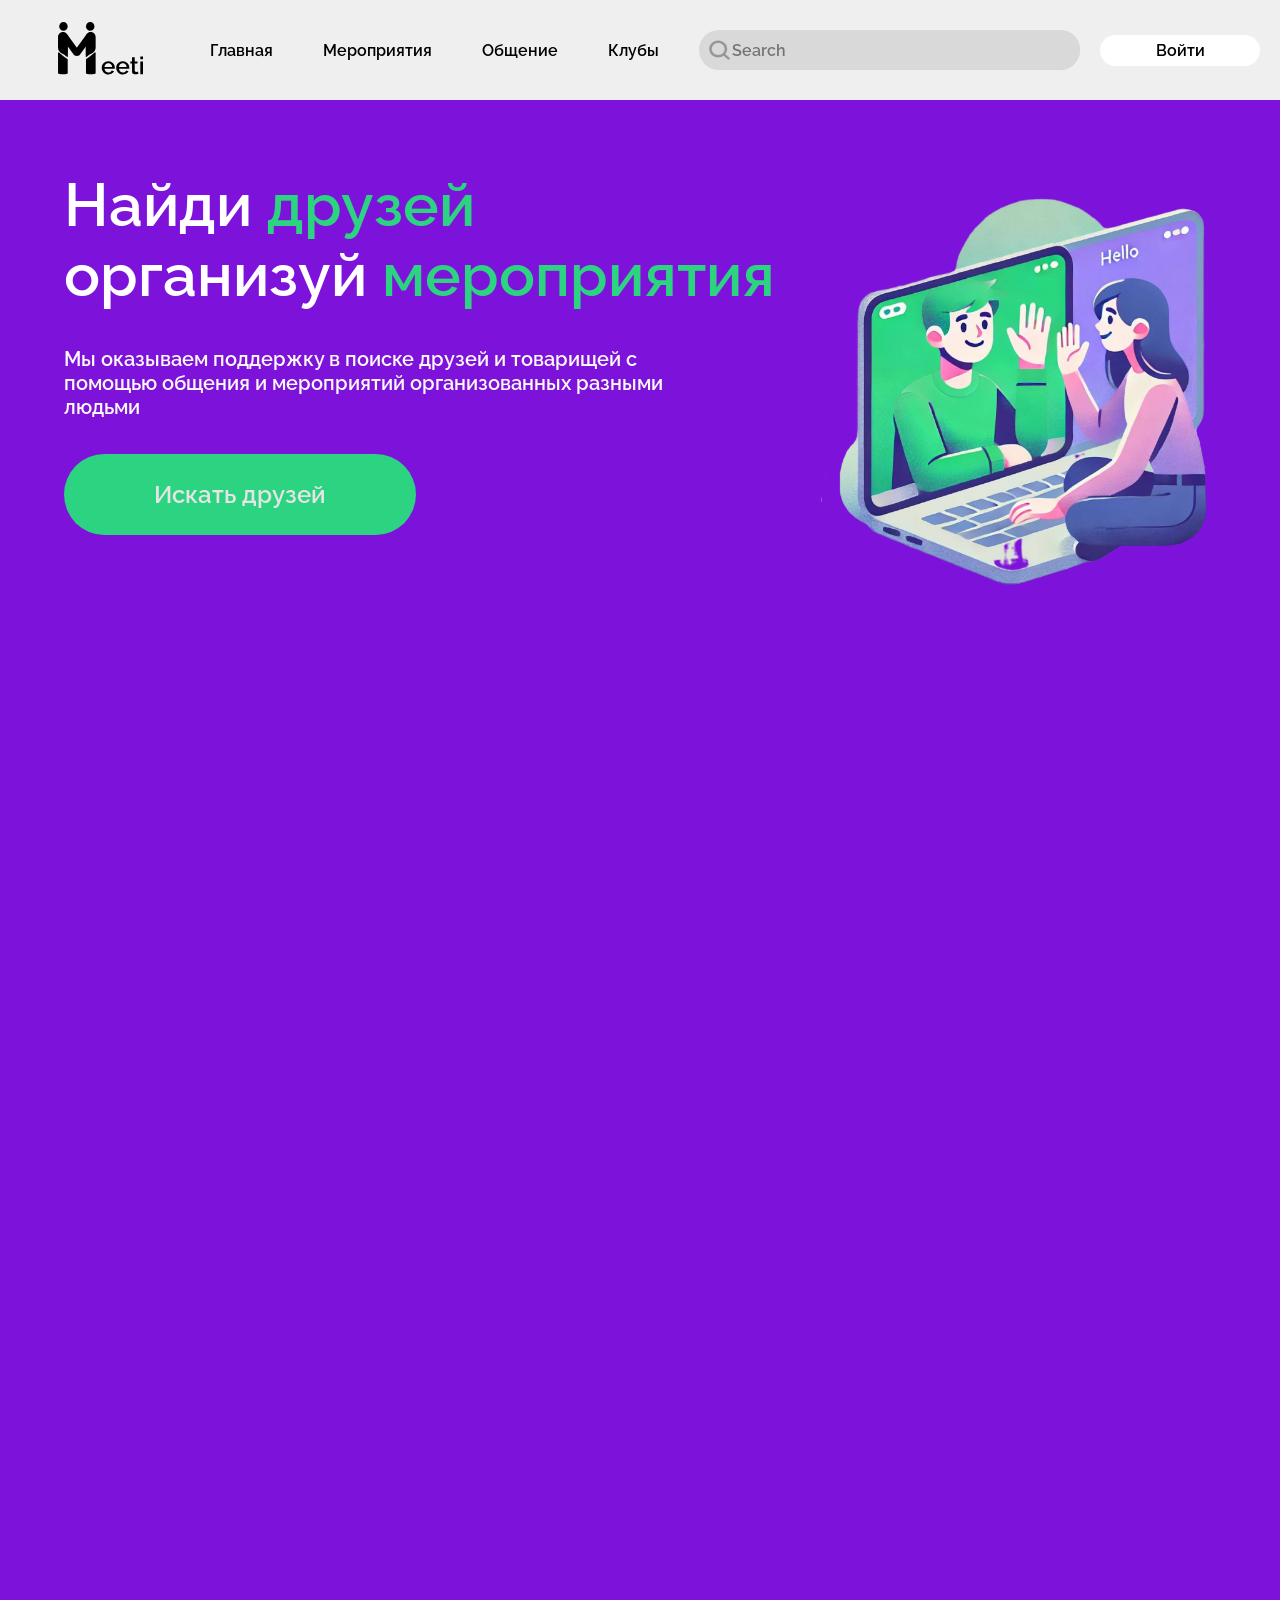
<file: src/index.html>
<!DOCTYPE html>
<!DOCTYPE html>
<html>
    <head>
        <title>MEETI</title>
        <link rel="stylesheet" href="styles/fonts.css">
        <link rel="stylesheet" href="styles/header.css">
        <link rel="stylesheet" href="styles/general.css">
        <link rel="stylesheet" href="styles/other.css">
        
        <link rel="preconnect" href="https://fonts.googleapis.com">
        <link rel="preconnect" href="https://fonts.gstatic.com" crossorigin>
        <link href="https://fonts.googleapis.com/css2?family=Raleway:ital,wght@0,100..900;1,100..900&display=swap" rel="stylesheet">
    </head>

    <body>
        <div class="header">
            <div class="left-section">
                <a href="main.html"><img class="logo" src="assets/logo.svg"></a>
            </div>
            
            <div class="center-section">
                <a href="main.html"><button class="general-button">Главная</button></a>
                <a href="events.html"><button>Мероприятия</button></a>
                <a href="main.html"><button>Общение</button></a>
                <a href="main.html"><button>Клубы</button></a>

                <div class="search-box">
                    <img class="search-icon" src="assets/search.svg">
                    <input class="search-bar" type="text" placeholder="Search" >
                </div>
            </div>

            <div class="right-section">
                <a href="main.html"><button class="login-button">Войти</button></a>
            </div>
        </div>
        <div class="grid-for-main-page standart-padding">
            <div>
                <div style="width: 745px; height: 122.62px">
                    <span style="color: white; font-size: 60px; font-family: Raleway; font-weight: 600; word-wrap: break-word">
                        Найди 
                    </span>
                    <span style="font-size: 60px; font-family: Raleway; font-weight: 600; word-wrap: break-word; color: #2CD381;">
                        друзей
                    </span>
                    <span style="color: white; font-size: 60px; font-family: Raleway; font-weight: 600; word-wrap: break-word">
                        <br/>организуй
                    </span>
                        <span style="width: 745px; height: 51px; color: #2CD381; font-size: 60px; font-family: Raleway; font-weight: 600; word-wrap: break-word">мероприятия</span>
                </div>
                <br/><br/><br/>
                <div style="width: 618px; height: 89px; color: #FDF9F9; font-size: 20px; font-family: Raleway; font-weight: 600; word-wrap: break-word">Мы оказываем поддержку в поиске друзей и товарищей с помощью общения и мероприятий организованных разными людьми </div>
                <br/>
                <a href="main.html">
                    <button class="friend-find-button">
                        Искать друзей
                    </button>
                </a>
            </div>
            <div>
                <img class="photo-2024" src="assets/photo_2024-11-12_21-45-521.png">
            </div>
        </div>
        
       
        
    </body>
</html>
</file>
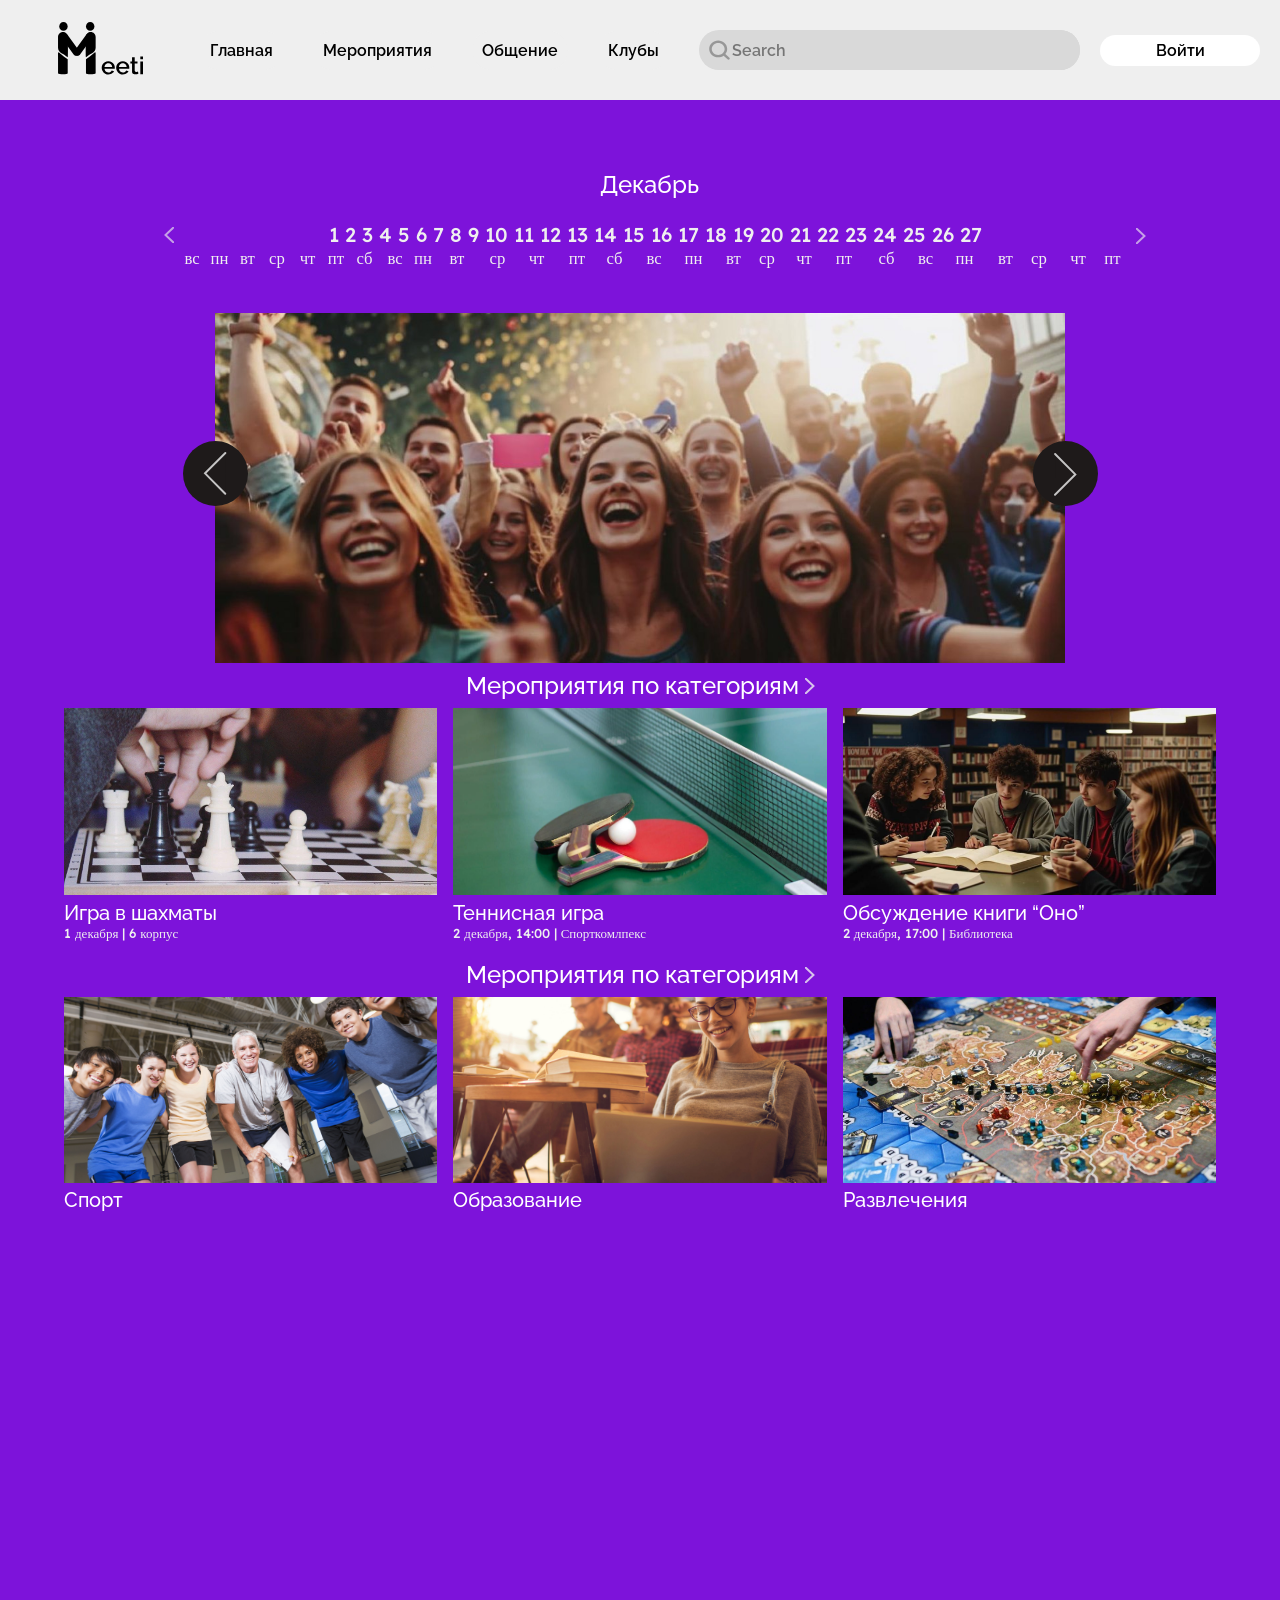
<file: events.html>
<!DOCTYPE html>
<html>
    <head>
        <title>MEETI</title>
        <link rel="stylesheet" href="styles/fonts.css">
        <link rel="stylesheet" href="styles/header.css">
        <link rel="stylesheet" href="styles/general.css">
        <link rel="stylesheet" href="styles/other.css">
        
        <link rel="preconnect" href="https://fonts.googleapis.com">
        <link rel="preconnect" href="https://fonts.gstatic.com" crossorigin>
        <link href="https://fonts.googleapis.com/css2?family=Raleway:ital,wght@0,100..900;1,100..900&display=swap" rel="stylesheet">

        <link rel="preconnect" href="https://fonts.googleapis.com">
        <link rel="preconnect" href="https://fonts.gstatic.com" crossorigin>
        <link href="https://fonts.googleapis.com/css2?family=Readex+Pro:wght@160..700&display=swap" rel="stylesheet">
    </head>

    <body>
        <div class="header">
            <div class="left-section">
                <a href="main.html"><img class="logo" src="assets/logo.svg"></a>
            </div>
            
            <div class="center-section">
                <a href="main.html"><button class="general-button">Главная</button></a>
                <a href="events.html"><button>Мероприятия</button></a>
                <a href="main.html"><button>Общение</button></a>
                <a href="main.html"><button>Клубы</button></a>

                <div class="search-box">
                    <img class="search-icon" src="assets/search.svg">
                    <input class="search-bar" type="text" placeholder="Search" >
                </div>
            </div>

            <div class="right-section">
                <a href="main.html"><button class="login-button">Войти</button></a>
            </div>
        </div>
        <div class="standart-padding"> 
            <div class="calendar"> 
                    <div style="width: 1183px; height: 107px; position: relative">
                        <div style="width: 1183px; left: 0px; top: 52px; position: absolute; text-align: center; color: #EFEFEF; font-size: 20px; font-family: Readex Pro; font-weight: 500; word-wrap: break-word">1   2   3   4   5   6   7   8   9   10   11   12   13   14   15   16   17  18   19   20   21   22   23   24  25   26  27</div>
                        <div style="width: 169px; height: 55px; left: 501px; top: 0px; position: absolute; text-align: center; color: white; font-size: 24px; font-family: Raleway; font-weight: 500; word-wrap: break-word">Декабрь</div>
                        <div style="width: 947px; height: 30px; left: 118px; top: 77px; position: absolute">
                          <div style="width: 444px; height: 30px; left: 0px; top: 0px; position: absolute">
                            <div style="width: 194px; height: 30px; left: 0px; top: 0px; position: absolute; justify-content: flex-start; align-items: center; gap: 6px; display: inline-flex">
                              <div style="width: 20px; height: 30px; text-align: center; color: #EFEFEF; font-size: 16.75px; font-family: Readex Pro; font-weight: 500; word-wrap: break-word">вс</div>
                              <div style="width: 23px; height: 30px; text-align: center; color: #EFEFEF; font-size: 16.75px; font-family: Readex Pro; font-weight: 500; word-wrap: break-word">пн</div>
                              <div style="width: 21px; height: 30px; text-align: center; color: #EFEFEF; font-size: 16.75px; font-family: Readex Pro; font-weight: 500; word-wrap: break-word">вт</div>
                              <div style="width: 26px; height: 30px; text-align: center; color: #EFEFEF; font-size: 16.75px; font-family: Readex Pro; font-weight: 500; word-wrap: break-word">ср</div>
                              <div style="width: 23px; height: 30px; text-align: center; color: #EFEFEF; font-size: 16.75px; font-family: Readex Pro; font-weight: 500; word-wrap: break-word">чт</div>
                              <div style="width: 22px; height: 30px; text-align: center; color: #EFEFEF; font-size: 16.75px; font-family: Readex Pro; font-weight: 500; word-wrap: break-word">пт</div>
                              <div style="width: 23px; height: 30px; text-align: center; color: #EFEFEF; font-size: 16.75px; font-family: Readex Pro; font-weight: 500; word-wrap: break-word">сб</div>
                            </div>
                            <div style="width: 241px; height: 30px; left: 203px; top: 0px; position: absolute; justify-content: flex-start; align-items: center; gap: 6px; display: inline-flex">
                              <div style="width: 20px; height: 30px; text-align: center; color: #EFEFEF; font-size: 16.75px; font-family: Readex Pro; font-weight: 500; word-wrap: break-word">вс</div>
                              <div style="width: 24px; height: 30px; text-align: center; color: #EFEFEF; font-size: 16.75px; font-family: Readex Pro; font-weight: 500; word-wrap: break-word">пн</div>
                              <div style="width: 32px; height: 30px; text-align: center; color: #EFEFEF; font-size: 16.75px; font-family: Readex Pro; font-weight: 500; word-wrap: break-word">вт</div>
                              <div style="width: 37px; height: 30px; text-align: center; color: #EFEFEF; font-size: 16.75px; font-family: Readex Pro; font-weight: 500; word-wrap: break-word">ср</div>
                              <div style="width: 29px; height: 30px; text-align: center; color: #EFEFEF; font-size: 16.75px; font-family: Readex Pro; font-weight: 500; word-wrap: break-word">чт</div>
                              <div style="width: 40px; height: 30px; text-align: center; color: #EFEFEF; font-size: 16.75px; font-family: Readex Pro; font-weight: 500; word-wrap: break-word">пт</div>
                              <div style="width: 23px; height: 30px; text-align: center; color: #EFEFEF; font-size: 16.75px; font-family: Readex Pro; font-weight: 500; word-wrap: break-word">сб</div>
                            </div>
                          </div>
                          <div style="width: 485px; height: 30px; left: 462px; top: 0px; position: absolute">
                            <div style="width: 259px; height: 30px; left: 0px; top: 0px; position: absolute; justify-content: flex-start; align-items: center; gap: 6px; display: inline-flex">
                              <div style="width: 20px; height: 30px; text-align: center; color: #EFEFEF; font-size: 16.75px; font-family: Readex Pro; font-weight: 500; word-wrap: break-word">вс</div>
                              <div style="width: 47px; height: 30px; text-align: center; color: #EFEFEF; font-size: 16.75px; font-family: Readex Pro; font-weight: 500; word-wrap: break-word">пн</div>
                              <div style="width: 21px; height: 30px; text-align: center; color: #EFEFEF; font-size: 16.75px; font-family: Readex Pro; font-weight: 500; word-wrap: break-word">вт</div>
                              <div style="width: 34px; height: 30px; text-align: center; color: #EFEFEF; font-size: 16.75px; font-family: Readex Pro; font-weight: 500; word-wrap: break-word">ср</div>
                              <div style="width: 28px; height: 30px; text-align: center; color: #EFEFEF; font-size: 16.75px; font-family: Readex Pro; font-weight: 500; word-wrap: break-word">чт</div>
                              <div style="width: 40px; height: 30px; text-align: center; color: #EFEFEF; font-size: 16.75px; font-family: Readex Pro; font-weight: 500; word-wrap: break-word">пт</div>
                              <div style="width: 33px; height: 30px; text-align: center; color: #EFEFEF; font-size: 16.75px; font-family: Readex Pro; font-weight: 500; word-wrap: break-word">сб</div>
                            </div>
                            <div style="width: 191px; height: 30px; left: 266px; top: 0px; position: absolute; justify-content: flex-start; align-items: center; gap: 6px; display: inline-flex">
                              <div style="width: 31px; height: 30px; text-align: center; color: #EFEFEF; font-size: 16.75px; font-family: Readex Pro; font-weight: 500; word-wrap: break-word">вс</div>
                              <div style="width: 35px; height: 30px; text-align: center; color: #EFEFEF; font-size: 16.75px; font-family: Readex Pro; font-weight: 500; word-wrap: break-word">пн</div>
                              <div style="width: 35px; height: 30px; text-align: center; color: #EFEFEF; font-size: 16.75px; font-family: Readex Pro; font-weight: 500; word-wrap: break-word">вт</div>
                              <div style="width: 20px; height: 30px; text-align: center; color: #EFEFEF; font-size: 16.75px; font-family: Readex Pro; font-weight: 500; word-wrap: break-word">ср</div>
                              <div style="width: 46px; height: 30px; text-align: center; color: #EFEFEF; font-size: 16.75px; font-family: Readex Pro; font-weight: 500; word-wrap: break-word">чт</div>
                            </div>
                            <div style="width: 33px; height: 30px; left: 452px; top: 0px; position: absolute; text-align: center; color: #EFEFEF; font-size: 16.75px; font-family: Readex Pro; font-weight: 500; word-wrap: break-word">пт</div>
                          </div>
                        </div>
                        <div style="width: 10px; height: 16px; left: 1071px; top: 57px; position: absolute">
                          <div style="width: 7.69px; height: 14.55px; left: 0.77px; top: 0.73px; position: absolute; opacity: 0.80;"><img src="assets/arrow_right.svg"></div>
                          
                        </div>
                        <div style="width: 10px; height: 16.99px; left: 111.04px; top: 73.99px; position: absolute; transform: rotate(179.86deg); transform-origin: 0 0">
                          <div style="width: 7.69px; height: 15.45px; left: 0.79px; top: 0.76px; position: absolute; opacity: 0.80;"><img src="assets/arrow_right.svg"></div>
                        </div>
                      </div>
                </div>
            <br/><br/>
            <div class="current-event"> 
                <div class="event-image-box">
                    <img class="event-image" src="assets/event_image.png">
                    <img class="big-left-arrow" src="assets/bigleftarrow.svg">
                    <img class="big-right-arrow" src="assets/bigrightarrow.svg">
                </div>
            </div>
            <div class="сoming-events"><div style="margin-bottom: 8px; padding-top: 8px; text-align: center;">Мероприятия по категориям <img src="assets/arrow_right.svg"></div>
                <div class="coming-events-grid">
                    <div class="event-preview">
                        <div>
                            <img class="coming-event-img" src="assets/chessgame.jpeg">
                        </div>
                        
                        <div class="event-name">
                            Игра в шахматы
                        </div>
                        <div class="event-time-location">
                            1 декабря | 6 корпус
                        </div>
                    </div>
                    <div class="event-preview">
                        <div>
                            <img class="coming-event-img" src="assets/tennisgame.jpeg">
                        </div>
                        
                        <div class="event-name">
                           Теннисная игра
                        </div>
                        <div class="event-time-location">
                            2 декабря, 14:00 | Спорткомлпекс
                        </div>
                    </div>
                    <div class="event-preview">
                        <div>
                            <img class="coming-event-img" src="assets/bookit.png">
                        </div>
                        
                        <div class="event-name">
                            Обсуждение книги “Оно”
                        </div>
                        <div class="event-time-location">
                            2 декабря, 17:00 | Библиотека
                        </div>
                    </div>
                </div>
            </div>

            <div class="events-categories"> <div style="margin-bottom: 8px; padding-top: 8px; text-align: center;">Мероприятия по категориям <img src="assets/arrow_right.svg"></div>
                <div class="events-categories-grid">
                    <div class="events-categorie-name">
                        <div>
                            <img class="coming-event-img" src="assets/sport.png">
                        </div>
                        
                        <div class="event-name">
                            Спорт
                        </div> 
                    </div>
                    <div class="events-categorie-name">
                        <div>
                            <img class="coming-event-img" src="assets/education.png">
                        </div>
                        
                        <div class="event-name">
                            Образование
                        </div>
                    </div>
                    <div class="events-categorie-name">
                        <div>
                            <img class="coming-event-img" src="assets/entertainments.png">
                        </div>
                        
                        <div class="event-name">
                            Развлечения
                        </div>
                    </div>
                </div>
            </div>
        </div>
    </body>
</html>
</file>
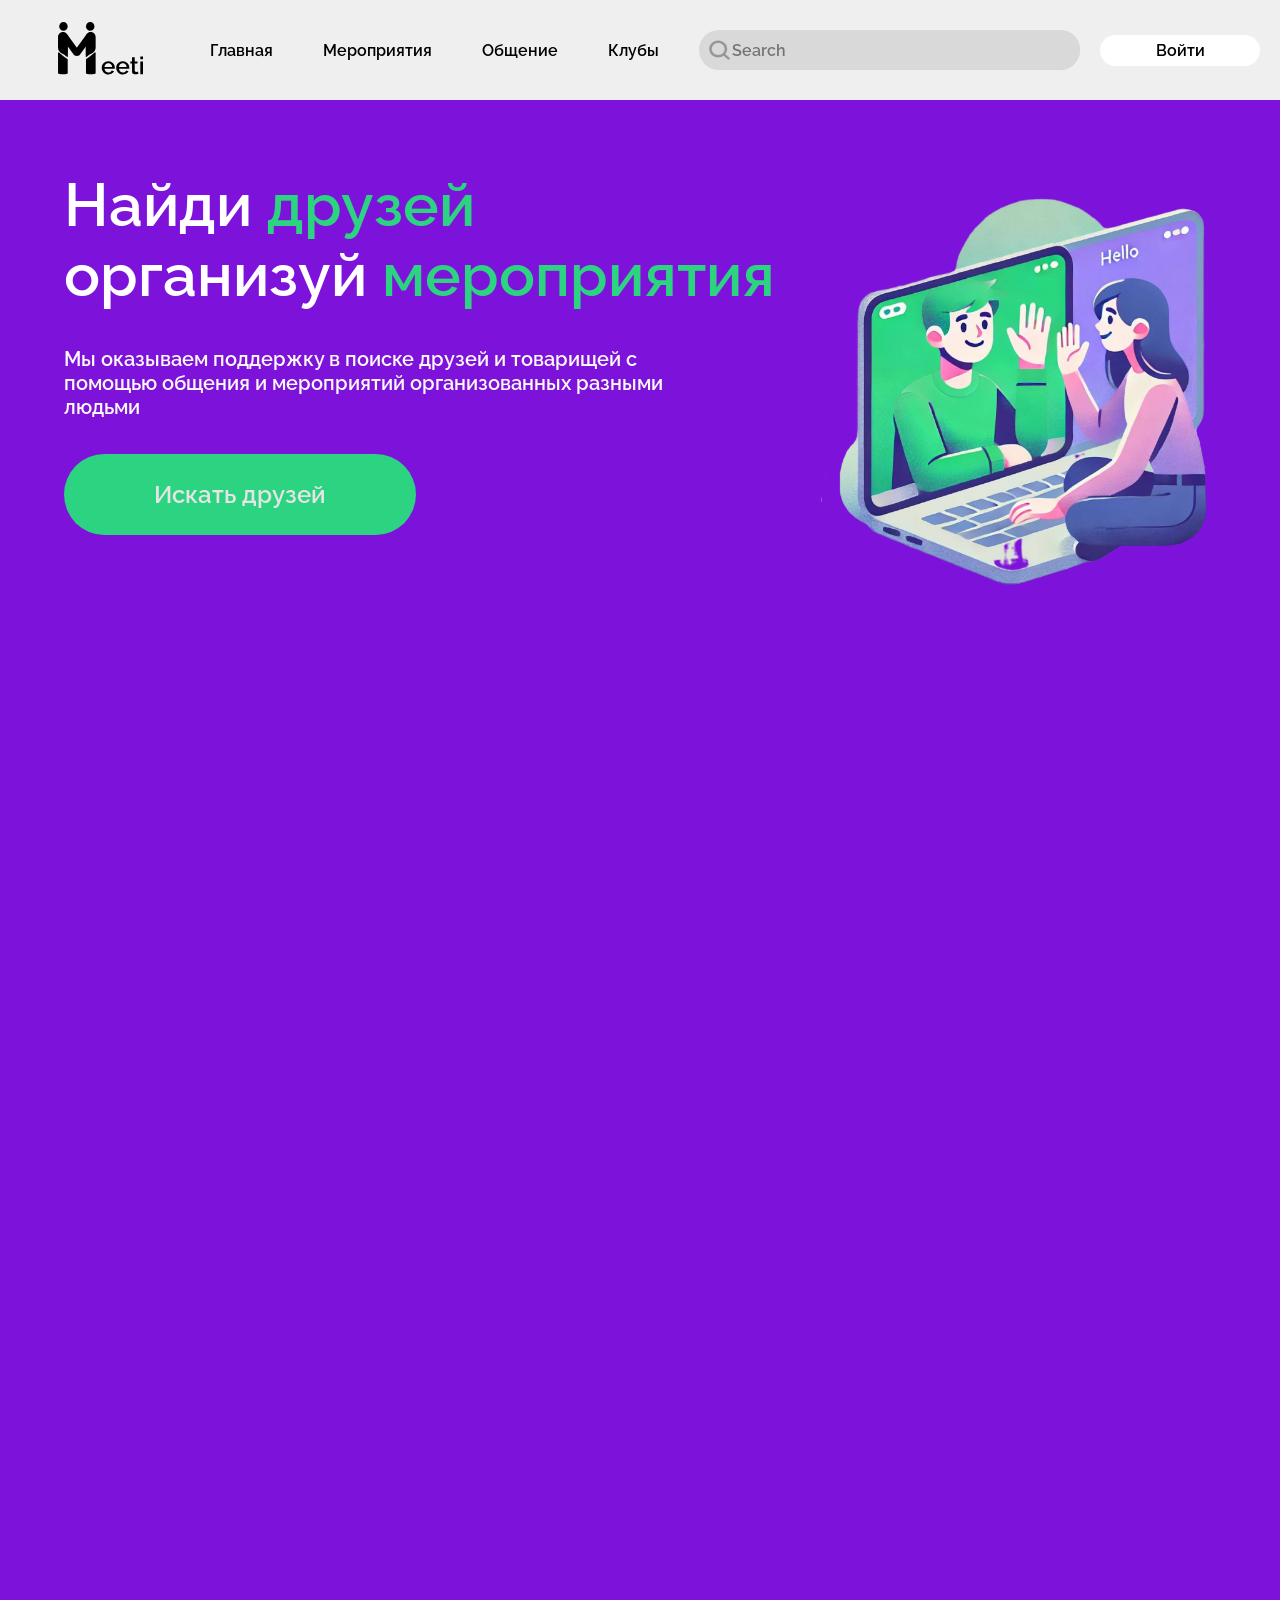
<file: main.html>
<!DOCTYPE html>
<html>
    <head>
        <title>MEETI</title>
        <link rel="stylesheet" href="styles/fonts.css">
        <link rel="stylesheet" href="styles/header.css">
        <link rel="stylesheet" href="styles/general.css">
        <link rel="stylesheet" href="styles/other.css">
        
        <link rel="preconnect" href="https://fonts.googleapis.com">
        <link rel="preconnect" href="https://fonts.gstatic.com" crossorigin>
        <link href="https://fonts.googleapis.com/css2?family=Raleway:ital,wght@0,100..900;1,100..900&display=swap" rel="stylesheet">
    </head>

    <body>
        <div class="header">
            <div class="left-section">
                <a href="main.html"><img class="logo" src="assets/logo.svg"></a>
            </div>
            
            <div class="center-section">
                <a href="main.html"><button class="general-button">Главная</button></a>
                <a href="events.html"><button>Мероприятия</button></a>
                <a href="main.html"><button>Общение</button></a>
                <a href="main.html"><button>Клубы</button></a>

                <div class="search-box">
                    <img class="search-icon" src="assets/search.svg">
                    <input class="search-bar" type="text" placeholder="Search" >
                </div>
            </div>

            <div class="right-section">
                <a href="main.html"><button class="login-button">Войти</button></a>
            </div>
        </div>
        <div class="grid-for-main-page standart-padding">
            <div>
                <div style="width: 745px; height: 122.62px">
                    <span style="color: white; font-size: 60px; font-family: Raleway; font-weight: 600; word-wrap: break-word">
                        Найди 
                    </span>
                    <span style="font-size: 60px; font-family: Raleway; font-weight: 600; word-wrap: break-word; color: #2CD381;">
                        друзей
                    </span>
                    <span style="color: white; font-size: 60px; font-family: Raleway; font-weight: 600; word-wrap: break-word">
                        <br/>организуй
                    </span>
                        <span style="width: 745px; height: 51px; color: #2CD381; font-size: 60px; font-family: Raleway; font-weight: 600; word-wrap: break-word">мероприятия</span>
                </div>
                <br/><br/><br/>
                <div style="width: 618px; height: 89px; color: #FDF9F9; font-size: 20px; font-family: Raleway; font-weight: 600; word-wrap: break-word">Мы оказываем поддержку в поиске друзей и товарищей с помощью общения и мероприятий организованных разными людьми </div>
                <br/>
                <a href="main.html">
                    <button class="friend-find-button">
                        Искать друзей
                    </button>
                </a>
            </div>
            <div>
                <img class="photo-2024" src="assets/photo_2024-11-12_21-45-521.png">
            </div>
        </div>
        
       
        
    </body>
</html>
</file>
<file: src/styles/fonts.css>
@font-face {
    font-family: "AKONY";
    src: url("../assets/fonts/AKONY/AKONY.woff2") format("woff2");
    font-style: normal;
    font-size: 40px;
    font-weight: 700;
    line-height: normal;
}

@font-face {
    font-family: "Mazzard";
    src: url("../assets/fonts/Mazzard/Mazzard.woff2") format('woff2');
    font-style: normal;
}

@font-face {
    font-family: "Raleway";
    src: url("../assets/fonts/Raleway/Raleway.woff2") format('.woff2');
    font-style: normal;
    font-weight: 700;
    font-size: 40px;
}
</file>
<file: src/styles/header.css>
.header {
    height: 100px;
    display: flex;
    flex-direction: row;
    justify-content: space-between;
    margin-bottom: 0px;

    position: fixed;
    top: 0px;
    left: 0px;
    right: 0px;
    background: #EFEFEF;
    z-index: 100;
    
}

.logo {
    width: 85px;
}

.search-box {
    height: 40px;
    display: flex;
    flex: 1;
    background-color: #D9D9D9;
    padding-left: 10px;

    border-radius: 30px;
}

.search-bar {
    min-width: 0px;
    width: 10px;
    height: 38px;
    display: flex;
    flex: 1;
    border-style: none;
    font-size: 16px;
    background-color: #D9D9D9;
    border-top-right-radius: 30px;
    border-bottom-right-radius: 30px;
    font-family: Raleway;
    font-size: 16px;
    font-weight: 600;
}

.search-bar::placeholder {
    font-family: Raleway;
    font-size: 16px;
    font-weight: 600;
}

.search-bar:focus:focus{outline:0}

.search-icon {
    width: 21px;
}

.search-icon:hover{cursor: pointer;}

.text-menu {
    display: inline-flex;
    height: 58px;
    align-items: center;
    gap: 30px;
    flex-shrink: 0;
}

.left-section {
    max-width: 200px;
    display: flex;
    flex: 1;
    align-items: center;
    justify-content: space-around;
}

.center-section {
    flex: 1;
    max-width: 900px;
    align-items: center;
    display: flex;
    flex-direction: row;
    justify-content: space-between;
    gap: 30px;
}

.center-section button {
    padding: 10px;
    border-radius: 150px;
    border: none;
    background-color: #EFEFEF;
}

.center-section button:hover {
    background-color: rgba(217, 217, 217, 0.50);
    cursor: pointer;
}

.right-section {
    display: flex;
    flex: 1;
    max-width: 200px;
    align-items: center;
    justify-content: space-around;
}

.login-button {
    background:  white;
    color: black;
    width: 160px;
    padding: 6px;
}

.login-button:hover {
    cursor: pointer;
    border: 3px solid #E67689;
}
</file>
<file: src/styles/general.css>
p {

}

body {
    background: #7D13DA;
    margin: 0;
    padding-top: 170px;
    height: 10000px;
}

button {
    padding: 10px;
    border-radius: 150px;
    border: none;
    background-color: #2CD381;
    font-family: Raleway;
    font-size: 16px;
    font-weight: 600;
    color: black;
}
</file>
<file: src/styles/other.css>
.grid-for-main-page {
    display: grid;
    grid-template-columns: 1fr 1fr;
}

.photo-2024 {
    width: 100%;
}

.friend-find-button {
    color: #E5E5E5;
    background-color: #2CD381;
    color: #E5E5E5;
    text-align: center;
    font-family: Raleway;
    font-size: 24px;
    font-style: normal;
    font-weight: 600;
    line-height: normal;
    padding: 26px;
    padding-left: 90px;
    padding-right: 90px;
}

.friend-find-button:hover {
    cursor: pointer;
}

.standart-padding {
    padding-left: 5%;
    padding-right: 5%;
    padding-top: 0px;
}

.calendar {
    
    align-items: center;
    display: flex;
    flex: 1;
    flex-direction: row;
    justify-content: space-around;
}

.current-event {
    display: flex;
    align-items: center;
    justify-content: center;
}

.event-image {
    width: 100%;
    height: 100%;

    object-fit: cover;
    object-position: 0 0;
}

.event-image-box {
    position: relative;
    width: 850px;
    height: 350px;
}


.big-left-arrow {
    position:absolute;
    right: 817.5px;
    bottom: 45%;
    z-index: 10px;
}
.big-right-arrow {
    position:absolute;
    right: -32.5px;
    bottom: 45%;
    z-index: 10px;
}

.coming-events-grid, .events-categories-grid{
    display: flex;
    grid-template-columns: 1fr 1fr 1fr;
    justify-content: center;
    column-gap: 16px;
    
}

.event-preview, .events-categorie-preview{
    position: relative;
}

.coming-event-img {
    width: 100%;
    height: 100%;
    max-width: 400px;
    aspect-ratio: 2;
    object-fit: cover;
    object-position: center;
}

.сoming-events, .events-categories{
    color: #FFF;
    font-family: Raleway;
    font-size: 24px;
    font-style: normal;
    font-weight: 500;
    line-height: normal;
    padding-top: 0px;
    position: relative;
}

.events-categories {
    padding-top: 10px;
}

.event-time-location {
    color: #EFEFEF;
    font-family: "Readex Pro";
    font-size: 13px;
    font-style: normal;
    font-weight: 500;
    line-height: normal;
}

.event-name, .events-categorie-name{
    color: #FFF;
    font-family: Raleway;
    font-size: 20px;
    font-style: normal;
    font-weight: 500;
    line-height: normal;
}
</file>
<file: styles/fonts.css>
@font-face {
    font-family: "AKONY";
    src: url("../assets/fonts/AKONY/AKONY.woff2") format("woff2");
    font-style: normal;
    font-size: 40px;
    font-weight: 700;
    line-height: normal;
}

@font-face {
    font-family: "Mazzard";
    src: url("../assets/fonts/Mazzard/Mazzard.woff2") format('woff2');
    font-style: normal;
}

@font-face {
    font-family: "Raleway";
    src: url("../assets/fonts/Raleway/Raleway.woff2") format('.woff2');
    font-style: normal;
    font-weight: 700;
    font-size: 40px;
}
</file>
<file: styles/header.css>
.header {
    height: 100px;
    display: flex;
    flex-direction: row;
    justify-content: space-between;
    margin-bottom: 0px;

    position: fixed;
    top: 0px;
    left: 0px;
    right: 0px;
    background: #EFEFEF;
    z-index: 100;
    
}

.logo {
    width: 85px;
}

.search-box {
    height: 40px;
    display: flex;
    flex: 1;
    background-color: #D9D9D9;
    padding-left: 10px;

    border-radius: 30px;
}

.search-bar {
    min-width: 0px;
    width: 10px;
    height: 38px;
    display: flex;
    flex: 1;
    border-style: none;
    font-size: 16px;
    background-color: #D9D9D9;
    border-top-right-radius: 30px;
    border-bottom-right-radius: 30px;
    font-family: Raleway;
    font-size: 16px;
    font-weight: 600;
}

.search-bar::placeholder {
    font-family: Raleway;
    font-size: 16px;
    font-weight: 600;
}

.search-bar:focus:focus{outline:0}

.search-icon {
    width: 21px;
}

.search-icon:hover{cursor: pointer;}

.text-menu {
    display: inline-flex;
    height: 58px;
    align-items: center;
    gap: 30px;
    flex-shrink: 0;
}

.left-section {
    max-width: 200px;
    display: flex;
    flex: 1;
    align-items: center;
    justify-content: space-around;
}

.center-section {
    flex: 1;
    max-width: 900px;
    align-items: center;
    display: flex;
    flex-direction: row;
    justify-content: space-between;
    gap: 30px;
}

.center-section button {
    padding: 10px;
    border-radius: 150px;
    border: none;
    background-color: #EFEFEF;
}

.center-section button:hover {
    background-color: rgba(217, 217, 217, 0.50);
    cursor: pointer;
}

.right-section {
    display: flex;
    flex: 1;
    max-width: 200px;
    align-items: center;
    justify-content: space-around;
}

.login-button {
    background:  white;
    color: black;
    width: 160px;
    padding: 6px;
}

.login-button:hover {
    cursor: pointer;
    border: 3px solid #E67689;
}
</file>
<file: styles/general.css>
p {

}

body {
    background: #7D13DA;
    margin: 0;
    padding-top: 170px;
    height: 10000px;
}

button {
    padding: 10px;
    border-radius: 150px;
    border: none;
    background-color: #2CD381;
    font-family: Raleway;
    font-size: 16px;
    font-weight: 600;
    color: black;
}
</file>
<file: styles/other.css>
.grid-for-main-page {
    display: grid;
    grid-template-columns: 1fr 1fr;
}

.photo-2024 {
    width: 100%;
}

.friend-find-button {
    color: #E5E5E5;
    background-color: #2CD381;
    color: #E5E5E5;
    text-align: center;
    font-family: Raleway;
    font-size: 24px;
    font-style: normal;
    font-weight: 600;
    line-height: normal;
    padding: 26px;
    padding-left: 90px;
    padding-right: 90px;
}

.friend-find-button:hover {
    cursor: pointer;
}

.standart-padding {
    padding-left: 5%;
    padding-right: 5%;
    padding-top: 0px;
}

.calendar {
    
    align-items: center;
    display: flex;
    flex: 1;
    flex-direction: row;
    justify-content: space-around;
}

.current-event {
    display: flex;
    align-items: center;
    justify-content: center;
}

.event-image {
    width: 100%;
    height: 100%;

    object-fit: cover;
    object-position: 0 0;
}

.event-image-box {
    position: relative;
    width: 850px;
    height: 350px;
}


.big-left-arrow {
    position:absolute;
    right: 817.5px;
    bottom: 45%;
    z-index: 10px;
}
.big-right-arrow {
    position:absolute;
    right: -32.5px;
    bottom: 45%;
    z-index: 10px;
}

.coming-events-grid, .events-categories-grid{
    display: flex;
    grid-template-columns: 1fr 1fr 1fr;
    justify-content: center;
    column-gap: 16px;
    
}

.event-preview, .events-categorie-preview{
    position: relative;
}

.coming-event-img {
    width: 100%;
    height: 100%;
    max-width: 400px;
    aspect-ratio: 2;
    object-fit: cover;
    object-position: center;
}

.сoming-events, .events-categories{
    color: #FFF;
    font-family: Raleway;
    font-size: 24px;
    font-style: normal;
    font-weight: 500;
    line-height: normal;
    padding-top: 0px;
    position: relative;
}

.events-categories {
    padding-top: 10px;
}

.event-time-location {
    color: #EFEFEF;
    font-family: "Readex Pro";
    font-size: 13px;
    font-style: normal;
    font-weight: 500;
    line-height: normal;
}

.event-name, .events-categorie-name{
    color: #FFF;
    font-family: Raleway;
    font-size: 20px;
    font-style: normal;
    font-weight: 500;
    line-height: normal;
}
</file>
